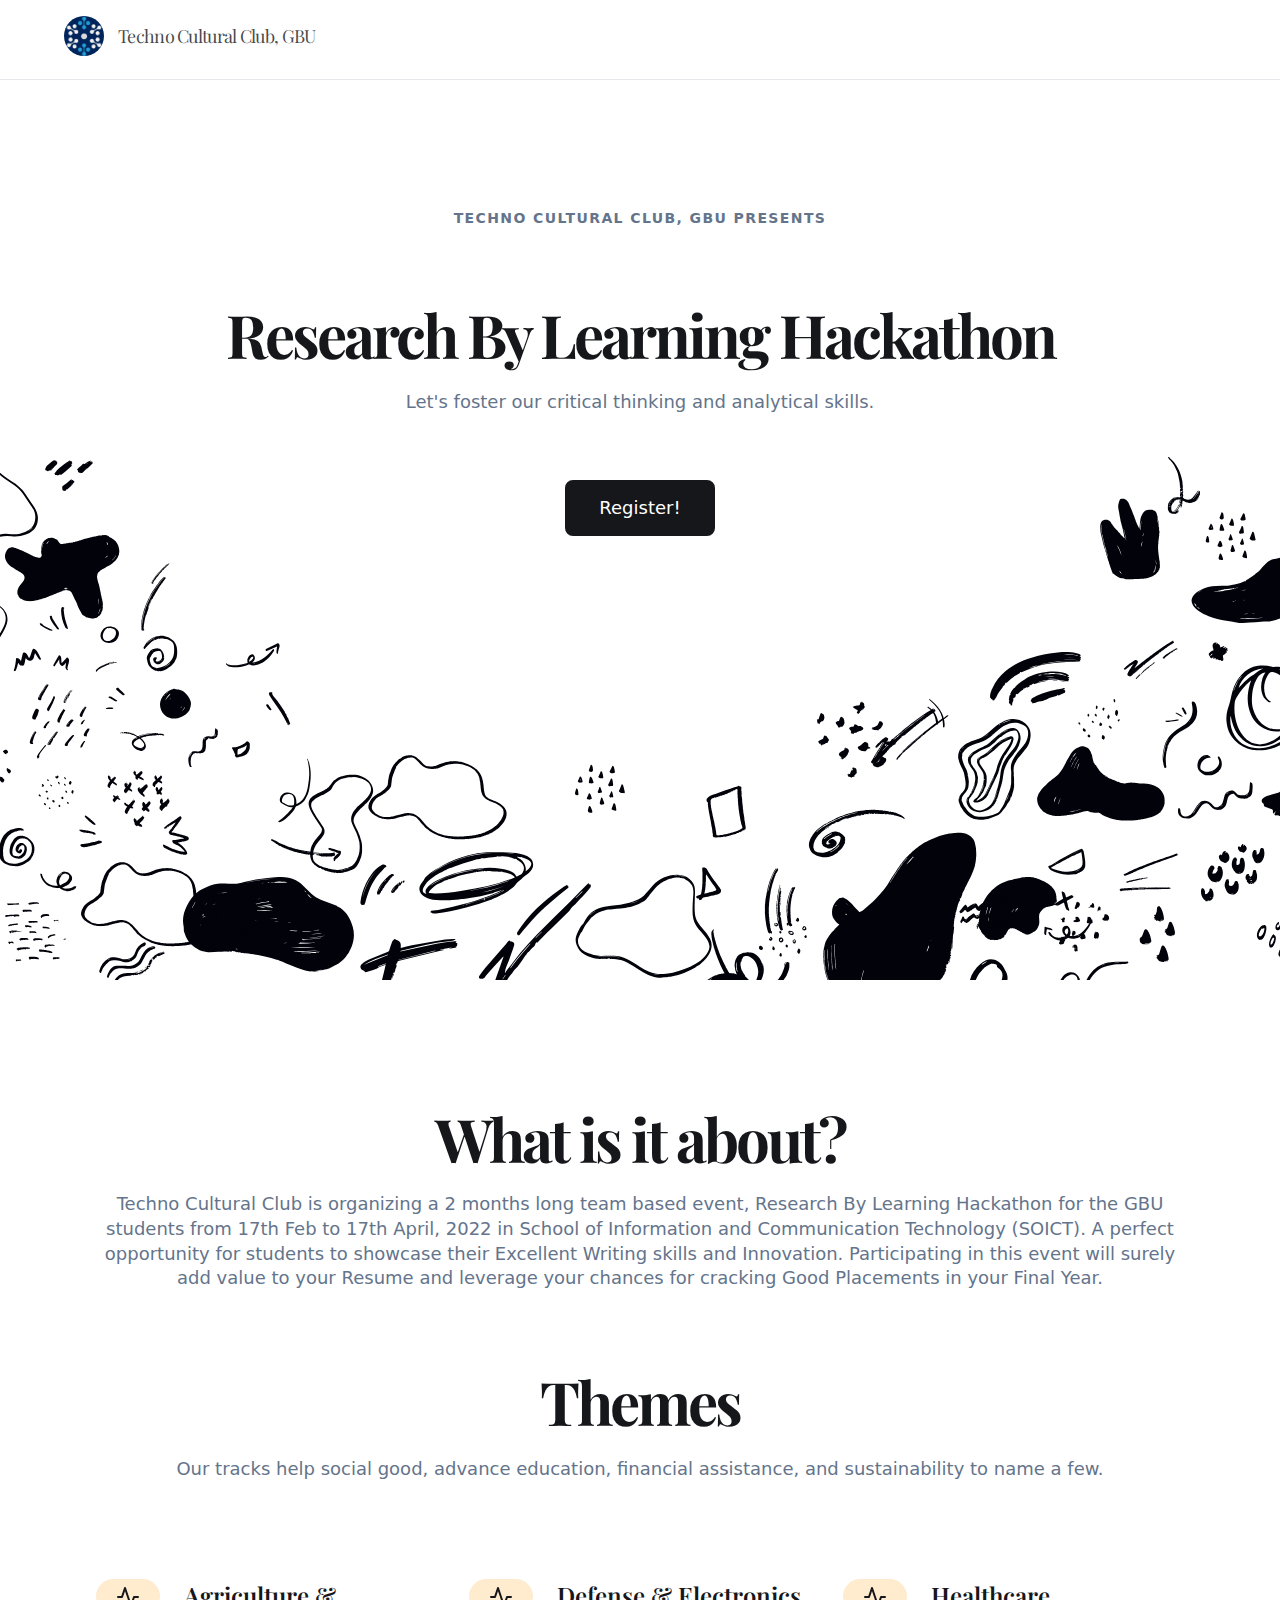
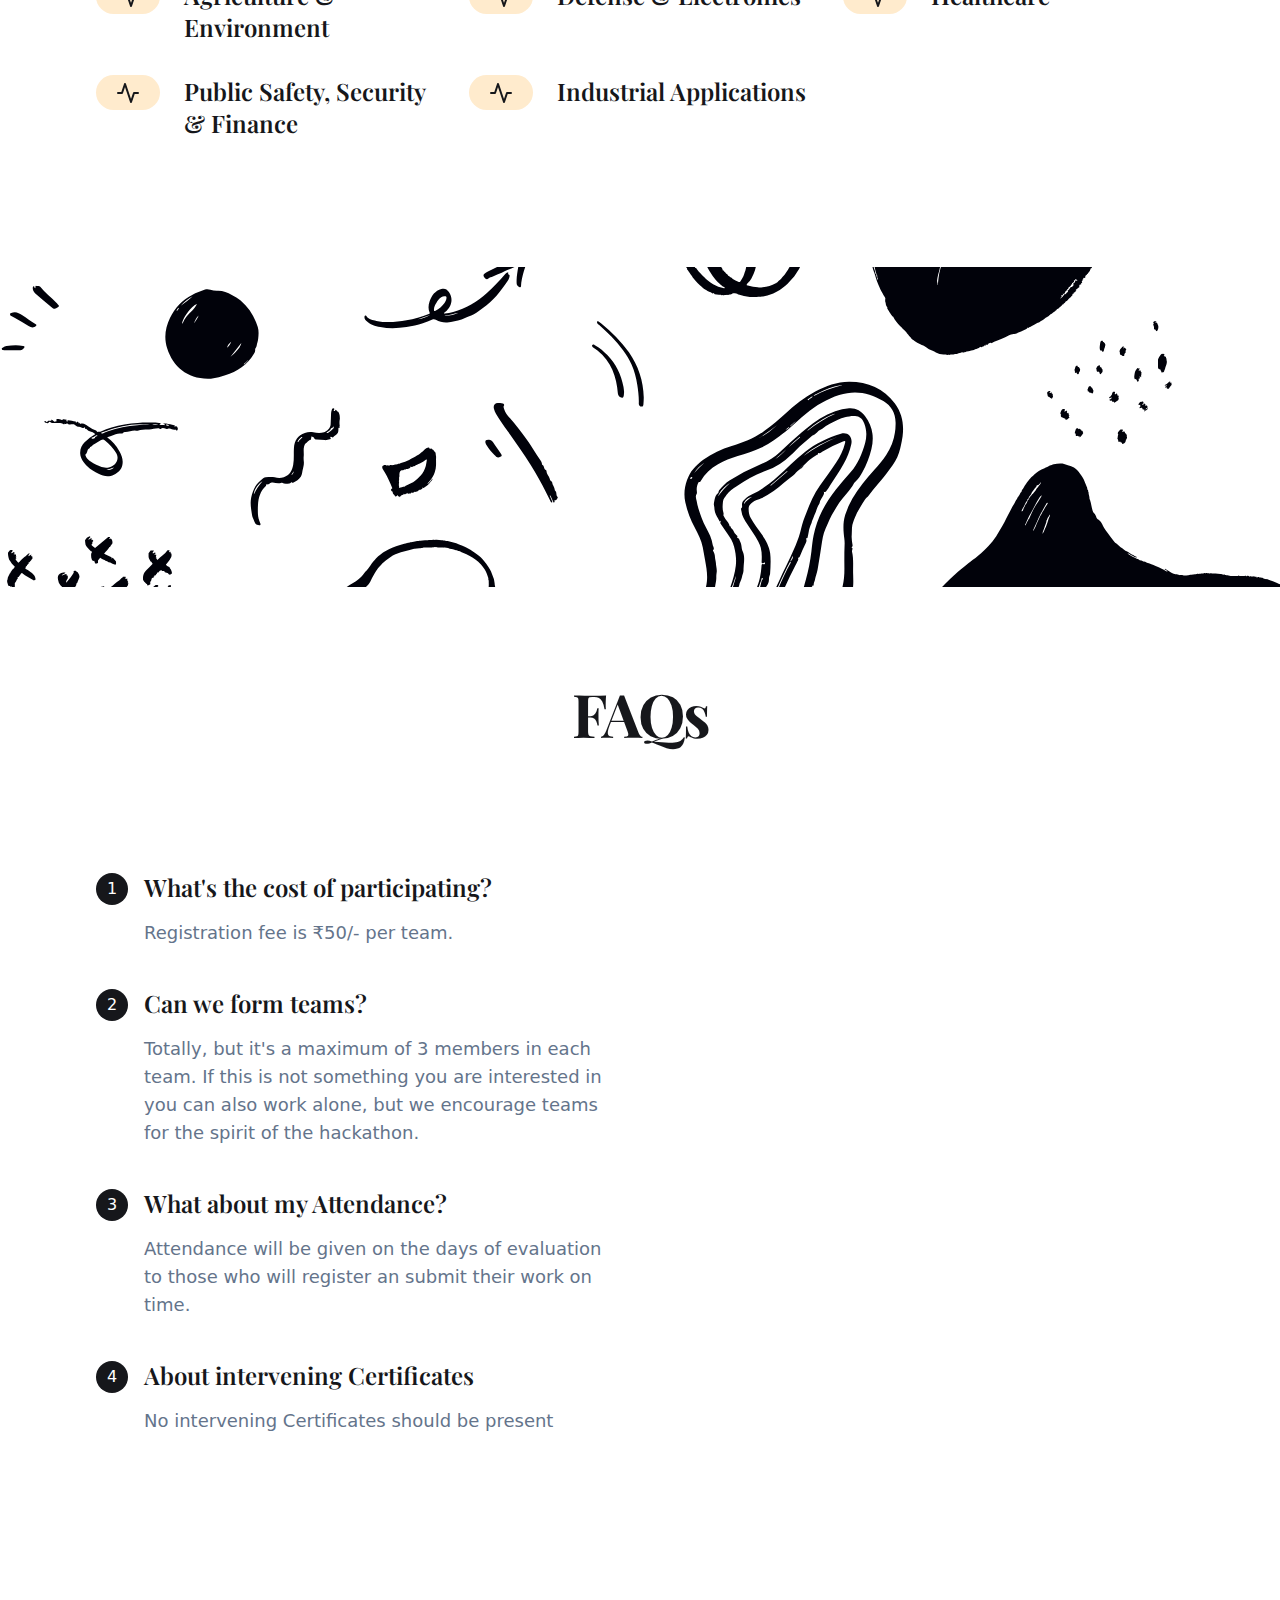
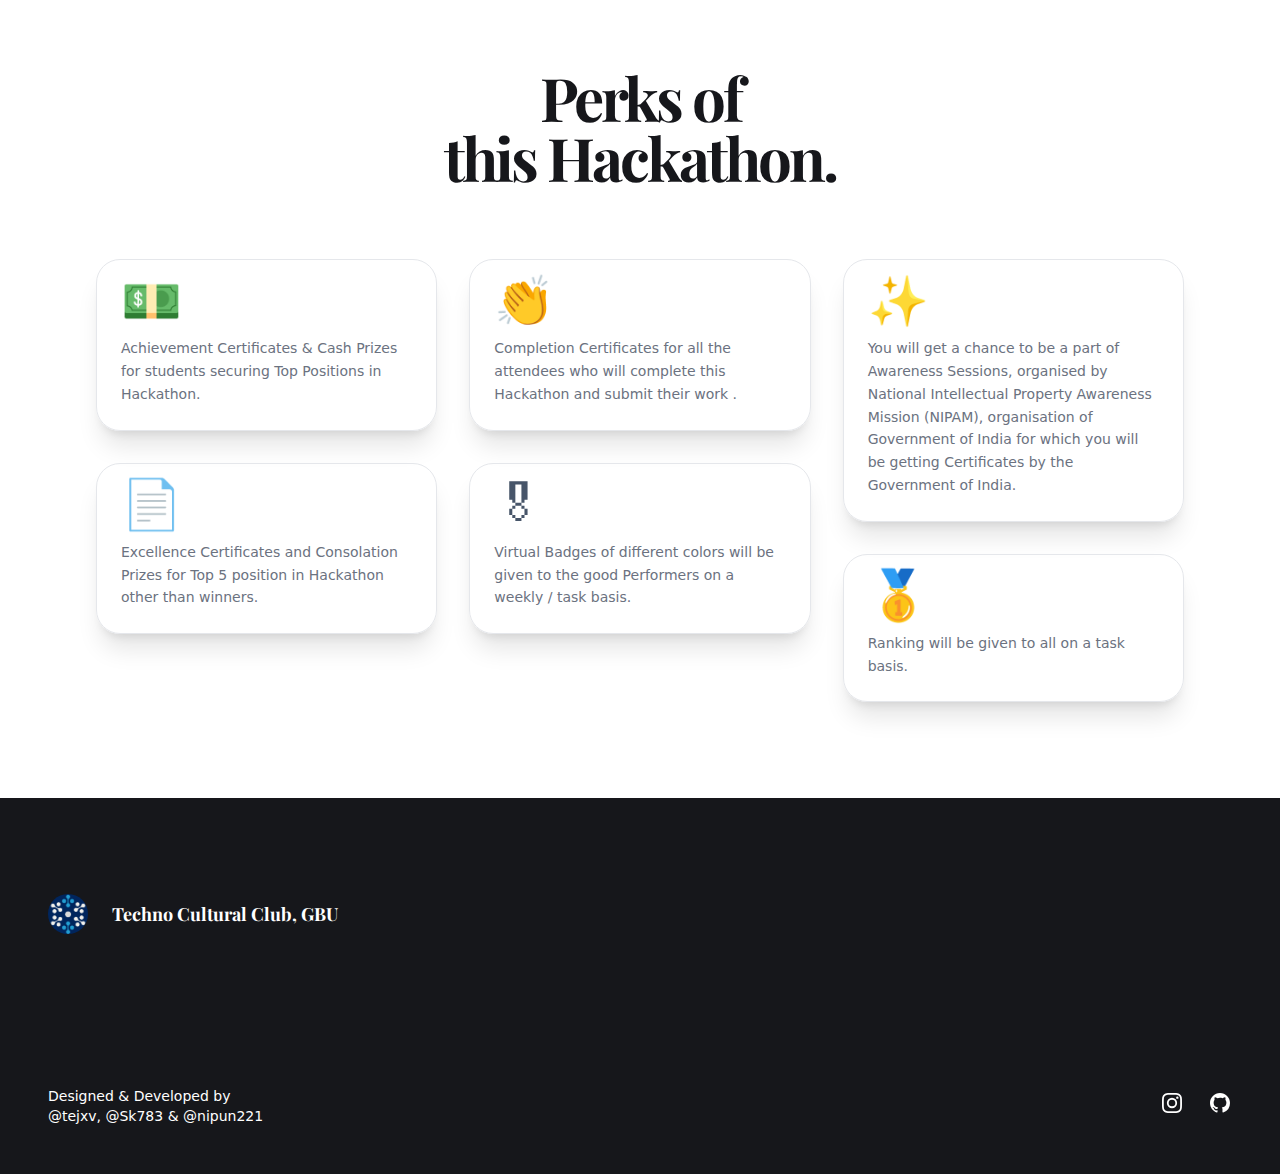
<file: index.html>
<!DOCTYPE html>
<html lang="en-US" class="nd">
  <head>
    <meta charset="UTF-8" />
    <meta http-equiv="X-UA-Compatible" content="IE=edge,chrome=1" />
    <meta name="viewport" content="width=device-width, initial-scale=1" />
    <meta name="apple-mobile-web-app-capable" content="yes" />
    <link rel="preload" as="image" href="/images/2.svg" />
    <link
      rel="stylesheet"
      rel="preload"
      as="style"
      href="styles.css"
      onload="this.onload=null;this.rel='stylesheet'"
    />
    <link
      href="https://fonts.googleapis.com/css2?family=Playfair+Display:wght@400;600;700;800;900&display=swap"
      rel="stylesheet"
      rel="preconnect"
      rel="preload"
      as="style"
    />
    <title>Research By Learning Hackathon | Techno Cultural Club</title>
  </head>
  <body class="ae">
    <section class="xd">
      <div x-data="{ open: false }" class="nb vc ec qe n yi kk fl qk uk ok oj">
        <div class="nb uc zc cd">
          <a href="index.html" class="hi">
            <div class="">
              <span class="ag mg wg yg th vh xh rc ci fh">
                <div class="ob zc">
                  <img src="images/TCC Logo.png" alt="TCC_Logo" class="logo" />
                  <span class="yf cg">Techno Cultural Club, GBU </span>
                </div>
              </span>
            </div>
          </a>
        </div>
      </div>
    </section>
    <section class="h ec tb md le me je ie">
      <div class="a h ec hf lf pf n gl">
        <div class="nb vc ec ib wf jl">
          <strong class="gb ag lg xg og zg">
            Techno Cultural Club, GBU Presents</strong
          >
          <h1 class="db yf zf jg wg yg uj ll">
            <br class="qb bk" />
            Research By Learning Hackathon
          </h1>
          <p class="gb zg cg">
            Let's foster our critical thinking and analytical skills.
          </p>
        </div>
        <div class="nb ec t kc tk">
          <div class="z qd ui">
            <a
              href="https://bit.ly/3J9kxMA"
              class="ob zc hf gf cg bh uh vh xh rc ce wd zd qd fj yj yh ai ii qh ph"
            >
              Register!
            </a>
          </div>
        </div>
      </div>
    </section>
    <section id="v">
      <div class="a ue df n cl">
        <div class="nb vc ec cb wf jl">
          <h2 class="db yf zf jg wg yg uj ll">What is it about?</h2>
          <p class="n cg sg zg">
            Techno Cultural Club is organizing a 2 months long team based event,
            Research By Learning Hackathon for the GBU students from 17th Feb to
            17th April, 2022 in School of Information and Communication
            Technology (SOICT). A perfect opportunity for students to showcase
            their Excellent Writing skills and Innovation. Participating in this
            event will surely add value to your Resume and leverage your chances
            for cracking Good Placements in your Final Year.
          </p>
        </div>
        <div class="nb vc ec cb wf jl">
          <h3 class="db yf zf jg wg yg uj ll">Themes</h3>
          <p class="gb zg cg">
            Our tracks help social good, advance education, financial
            assistance, and sustainability to name a few.
          </p>
        </div>

        <div class="nb wc p eb fb id ti nj">
          <div class="nb qe gk">
            <div class="ob zc bd oc fc ub gb yg od be">
              <svg
                fill="none"
                stroke="currentColor"
                stroke-linecap="round"
                stroke-linejoin="round"
                stroke-width="2"
                class="gc vb"
                viewBox="0 0 24 24"
              >
                <path d="M22 12h-4l-3 9L9 3l-3 9H2"></path>
              </svg>
            </div>
            <div class="pc kf">
              <h3 class="yf fg lg yg">Agriculture & Environment</h3>
            </div>
          </div>
          <div class="nb qe gk">
            <div class="ob zc bd oc fc ub gb yg od be">
              <svg
                fill="none"
                stroke="currentColor"
                stroke-linecap="round"
                stroke-linejoin="round"
                stroke-width="2"
                class="gc vb"
                viewBox="0 0 24 24"
              >
                <path d="M22 12h-4l-3 9L9 3l-3 9H2"></path>
              </svg>
            </div>
            <div class="pc kf">
              <h3 class="yf fg lg yg">Defense & Electronics</h3>
            </div>
          </div>
          <div class="nb qe gk">
            <div class="ob zc bd oc fc ub gb yg od be">
              <svg
                fill="none"
                stroke="currentColor"
                stroke-linecap="round"
                stroke-linejoin="round"
                stroke-width="2"
                class="gc vb"
                viewBox="0 0 24 24"
              >
                <path d="M22 12h-4l-3 9L9 3l-3 9H2"></path>
              </svg>
            </div>
            <div class="pc kf">
              <h3 class="yf fg lg yg">Healthcare</h3>
            </div>
          </div>
          <div class="nb qe gk">
            <div class="ob zc bd oc fc ub gb yg od be">
              <svg
                fill="none"
                stroke="currentColor"
                stroke-linecap="round"
                stroke-linejoin="round"
                stroke-width="2"
                class="gc vb"
                viewBox="0 0 24 24"
              >
                <path d="M22 12h-4l-3 9L9 3l-3 9H2"></path>
              </svg>
            </div>
            <div class="pc kf">
              <h3 class="yf fg lg yg">Public Safety, Security & Finance</h3>
            </div>
          </div>
          <div class="nb qe gk">
            <div class="ob zc bd oc fc ub gb yg od be">
              <svg
                fill="none"
                stroke="currentColor"
                stroke-linecap="round"
                stroke-linejoin="round"
                stroke-width="2"
                class="gc vb"
                viewBox="0 0 24 24"
              >
                <path d="M22 12h-4l-3 9L9 3l-3 9H2"></path>
              </svg>
              </svg>
            </div>
            <div class="pc kf">
              <h3 class="yf fg lg yg">Industrial Applications</h3>
            </div>
          </div>
        </div>
      </div>
    </section>
    <section class="lf md he">
      <div class="a h nb vc zc ue af n cl dl jj">
        <div class="n bb cj">
          <!-- <img class="ne oe n pd dj xj" alt="hero" src="images/Mockup.png" /> -->
        </div>
      </div>
    </section>

    <section id="w">
      <div class="a zc ue ve n cl">
        <div class="nb vc ec db wf jl">
          <h2 class="db yf zf jg wg yg uj ll">FAQs</h2>
        </div>
        <div class="pb wc zc cd ec tc mf n mk">
          <div class="mc">
            <div>
              <ol role="list" class="md">
                <li class="h nf">
                  <div class="h nb xc ni">
                    <div class="nb zc wb">
                      <span class="h l nb zc bd hc xb bh ce od oi"> 1 </span>
                    </div>
                    <span class="nb vc jc hb jd">
                      <h3 class="yf fg lg yg">
                        What's the cost of participating?
                      </h3>
                      <p class="t cg zg">Registration fee is ₹50/- per team.</p>
                    </span>
                  </div>
                </li>
                <li class="h nf">
                  <div class="h nb xc ni" aria-current="step">
                    <div class="nb zc wb">
                      <span class="h l nb zc bd hc xb bh ce od oi"> 2 </span>
                    </div>
                    <span class="nb vc jc hb jd">
                      <h3 class="yf fg lg yg">Can we form teams?</h3>
                      <p class="t cg zg">
                        Totally, but it's a maximum of 3 members in each team.
                        If this is not something you are interested in you can
                        also work alone, but we encourage teams for the spirit
                        of the hackathon.
                      </p>
                    </span>
                  </div>
                </li>
                <li class="h nf">
                  <div class="h nb xc ni">
                    <div class="nb zc wb">
                      <span class="h l nb zc bd hc xb bh ce od oi"> 3 </span>
                    </div>
                    <span class="nb vc jc hb jd">
                      <h3 class="yf fg lg yg">What about my Attendance?</h3>
                      <p class="t cg zg">
                        Attendance will be given on the days of evaluation to
                        those who will register an submit their work on time.
                      </p>
                    </span>
                  </div>
                </li>
                <li class="h nf">
                  <div class="h nb xc ni">
                    <div class="nb zc wb">
                      <span class="h l nb zc bd hc xb bh ce od oi"> 4 </span>
                    </div>
                    <span class="nb vc jc hb jd">
                      <h3 class="yf fg lg yg">
                        About intervening Certificates
                      </h3>
                      <p class="t cg zg">
                        No intervening Certificates should be present
                      </p>
                    </span>
                  </div>
                </li>
              </ol>
            </div>
          </div>
          <div>
            <!-- <img
              class="yb re y qd ej"
              src="images/MockupBlack.png"
              alt="step"
            /> -->
          </div>
        </div>
      </div>
    </section>
    <section class="">
      <div class="a ue ve n cl">
        <div class="nb vc ec ib wf jl">
          <h2 class="db yf zf jg wg yg uj ll">
            Perks of
            <br class="qb bk" />
            this Hackathon.
          </h2>
        </div>
        <div class="nb wc m">
          <div class="ec qe ij">
            <div class="se vd mh sd">
              <a class="ob zc jb">
                <span class="nb vc pc">
                  <span class="bg og ch">💵</span>
                </span>
              </a>
              <p class="ag tg dh">
                Achievement Certificates & Cash Prizes for students securing Top
                Positions in Hackathon.
              </p>
            </div>
            <div class="se kb vd mh sd">
              <a class="ob zc jb">
                <span class="nb vc pc">
                  <span class="bg og ch">📄</span>
                </span>
              </a>
              <p class="ag tg dh">
                Excellence Certificates and Consolation Prizes for Top 5
                position in Hackathon other than winners.
              </p>
            </div>
          </div>
          <div class="ec qe ij">
            <div class="se vd mh sd">
              <a class="ob zc jb">
                <span class="nb vc pc">
                  <span class="bg og ch">👏</span>
                </span>
              </a>
              <p class="ag tg dh">
                Completion Certificates for all the attendees who will complete
                this Hackathon and submit their work .
              </p>
            </div>
            <div class="se kb vd mh sd">
              <a class="ob zc jb">
                <span class="nb vc pc">
                  <span class="bg og ch">🎖</span>
                </span>
              </a>
              <p class="ag tg dh">
                Virtual Badges of different colors will be given to the good
                Performers on a weekly / task basis.
              </p>
            </div>
          </div>
          <div class="ec qe ij">
            <div class="se vd mh sd">
              <a class="ob zc jb">
                <span class="nb vc pc">
                  <span class="bg og ch">✨</span>
                </span>
              </a>
              <p class="ag tg dh">
                You will get a chance to be a part of Awareness Sessions,
                organised by National Intellectual Property Awareness Mission
                (NIPAM), organisation of Government of India for which you will
                be getting Certificates by the Government of India.
              </p>
            </div>
            <div class="se kb vd mh sd">
              <a class="ob zc jb">
                <span class="nb vc pc">
                  <span class="bg og ch">🥇</span>
                </span>
              </a>
              <p class="ag tg dh">
                Ranking will be given to all on a task basis.
              </p>
            </div>
          </div>
        </div>
      </div>
    </section>

    <script>
      function myFunction() {
        var x = document.querySelectorAll(".annual");
        var y = document.querySelectorAll(".month");
        for (var i = 0; i < x.length; i++) {
          if (document.getElementById("toggle").checked == true) {
            x[i].classList.add("hidden");
            y[i].classList.remove("hidden");
          } else {
            x[i].classList.remove("hidden");
            y[i].classList.add("hidden");
          }
        }
      }
    </script>
    <footer class="ce" aria-labelledby="footer-heading">
      <h2 id="fb" class="f">Footer</h2>
      <div class="bf cf n kc yi el dl">
        <div class="bd xf il rk">
          <div class="">
            <span class="cg jg bh kl"
              ><div class="ob zc">
                <img src="images/TCC Logo.png" alt="TCC_Logo" class="logo" />
                <span class="yf cg">Techno Cultural Club, GBU</span>
              </div>
            </span>
          </div>
        </div>
      </div>
    </footer>

    <footer class="ce">
      <div class="ue cf n kc yi gj lj mj el">
        <div class="nb bd s kd zi cj">
          <a href="index.html#" class="bh bi">
            <span class="f">Instagram</span>
            <svg
              class="gc vb"
              fill="currentColor"
              viewBox="0 0 24 24"
              aria-hidden="true"
            >
              <path
                fill-rule="evenodd"
                d="M12.315 2c2.43 0 2.784.013 3.808.06 1.064.049 1.791.218 2.427.465a4.902 4.902 0 011.772 1.153 4.902 4.902 0 011.153 1.772c.247.636.416 1.363.465 2.427.048 1.067.06 1.407.06 4.123v.08c0 2.643-.012 2.987-.06 4.043-.049 1.064-.218 1.791-.465 2.427a4.902 4.902 0 01-1.153 1.772 4.902 4.902 0 01-1.772 1.153c-.636.247-1.363.416-2.427.465-1.067.048-1.407.06-4.123.06h-.08c-2.643 0-2.987-.012-4.043-.06-1.064-.049-1.791-.218-2.427-.465a4.902 4.902 0 01-1.772-1.153 4.902 4.902 0 01-1.153-1.772c-.247-.636-.416-1.363-.465-2.427-.047-1.024-.06-1.379-.06-3.808v-.63c0-2.43.013-2.784.06-3.808.049-1.064.218-1.791.465-2.427a4.902 4.902 0 011.153-1.772A4.902 4.902 0 015.45 2.525c.636-.247 1.363-.416 2.427-.465C8.901 2.013 9.256 2 11.685 2h.63zm-.081 1.802h-.468c-2.456 0-2.784.011-3.807.058-.975.045-1.504.207-1.857.344-.467.182-.8.398-1.15.748-.35.35-.566.683-.748 1.15-.137.353-.3.882-.344 1.857-.047 1.023-.058 1.351-.058 3.807v.468c0 2.456.011 2.784.058 3.807.045.975.207 1.504.344 1.857.182.466.399.8.748 1.15.35.35.683.566 1.15.748.353.137.882.3 1.857.344 1.054.048 1.37.058 4.041.058h.08c2.597 0 2.917-.01 3.96-.058.976-.045 1.505-.207 1.858-.344.466-.182.8-.398 1.15-.748.35-.35.566-.683.748-1.15.137-.353.3-.882.344-1.857.048-1.055.058-1.37.058-4.041v-.08c0-2.597-.01-2.917-.058-3.96-.045-.976-.207-1.505-.344-1.858a3.097 3.097 0 00-.748-1.15 3.098 3.098 0 00-1.15-.748c-.353-.137-.882-.3-1.857-.344-1.023-.047-1.351-.058-3.807-.058zM12 6.865a5.135 5.135 0 110 10.27 5.135 5.135 0 010-10.27zm0 1.802a3.333 3.333 0 100 6.666 3.333 3.333 0 000-6.666zm5.338-3.205a1.2 1.2 0 110 2.4 1.2 1.2 0 010-2.4z"
                clip-rule="evenodd"
              ></path>
            </svg>
          </a>

          <a href="index.html#" class="bh bi">
            <span class="f">GitHub</span>
            <svg
              class="gc vb"
              fill="currentColor"
              viewBox="0 0 24 24"
              aria-hidden="true"
            >
              <path
                fill-rule="evenodd"
                d="M12 2C6.477 2 2 6.484 2 12.017c0 4.425 2.865 8.18 6.839 9.504.5.092.682-.217.682-.483 0-.237-.008-.868-.013-1.703-2.782.605-3.369-1.343-3.369-1.343-.454-1.158-1.11-1.466-1.11-1.466-.908-.62.069-.608.069-.608 1.003.07 1.531 1.032 1.531 1.032.892 1.53 2.341 1.088 2.91.832.092-.647.35-1.088.636-1.338-2.22-.253-4.555-1.113-4.555-4.951 0-1.093.39-1.988 1.029-2.688-.103-.253-.446-1.272.098-2.65 0 0 .84-.27 2.75 1.026A9.564 9.564 0 0112 6.844c.85.004 1.705.115 2.504.337 1.909-1.296 2.747-1.027 2.747-1.027.546 1.379.202 2.398.1 2.651.64.7 1.028 1.595 1.028 2.688 0 3.848-2.339 4.695-4.566 4.943.359.309.678.92.678 1.855 0 1.338-.012 2.419-.012 2.747 0 .268.18.58.688.482A10.019 10.019 0 0022 12.017C22 6.484 17.522 2 12 2z"
                clip-rule="evenodd"
              ></path>
            </svg>
          </a>
        </div>

        <div class="v ej aj">
          <p class="ag wf bh">
            <span x-text="new Date().getFullYear()"></span>
            Designed & Developed by <br>
            <a href="https://github.com/tejxv/" class="bh bi">@tejxv</a>, <a href="https://github.com/Sk783" class="bh bi">@Sk783</a> & <a href="https://github.com/nipun221" class="bh bi">@nipun221</a>
          </p>
        </div>
      </div>
    </footer>
  </body>
</html>
</file>
<file: styles.css>
@import url("https://rsms.me/inter/inter.css");
*,
:after,
:before {
  border: 0 solid;
  box-sizing: border-box;
}
:after,
:before {
  --tw-content: "";
}
html {
  -webkit-text-size-adjust: 100%;
  font-family: Inter, system-ui, -apple-system, BlinkMacSystemFont, Segoe UI,
    Roboto, Helvetica Neue, Arial, Noto Sans, sans-serif, Apple Color Emoji,
    Segoe UI Emoji, Segoe UI Symbol;
  line-height: 1.5;
  -moz-tab-size: 4;
  -o-tab-size: 4;
  tab-size: 4;
}
body {
  line-height: inherit;
  margin: 0;
}
h1,
h2,
h3,
h4,
h5,
h6 {
  font-size: inherit;
  font-weight: inherit;
}
a {
  color: inherit;
  text-decoration: inherit;
}
b,
strong {
  font-weight: bolder;
}
[type="button"],
[type="reset"],
[type="submit"] {
  -webkit-appearance: button;
  background-color: transparent;
  background-image: none;
}
:-moz-focusring {
  outline: auto;
}
:-moz-ui-invalid {
  box-shadow: none;
}
::-webkit-inner-spin-button,
::-webkit-outer-spin-button {
  height: auto;
}
[type="search"] {
  -webkit-appearance: textfield;
  outline-offset: -2px;
}
::-webkit-search-decoration {
  -webkit-appearance: none;
}
::-webkit-file-upload-button {
  -webkit-appearance: button;
  font: inherit;
}
dl,
h1,
h2,
h3,
h4,
h5,
h6,
p {
  margin: 0;
}
ol {
  list-style: none;
  margin: 0;
  padding: 0;
}
[role="button"] {
  cursor: pointer;
}
:disabled {
  cursor: default;
}

[type="checkbox"]:indeterminate {
  background-color: currentColor;
  background-image: url("data:image/svg+xml;charset=utf-8,%3Csvg xmlns='http://www.w3.org/2000/svg' fill='none' viewBox='0 0 16 16'%3E%3Cpath stroke='%23fff' stroke-linecap='round' stroke-linejoin='round' stroke-width='2' d='M4 8h8'/%3E%3C/svg%3E");
  background-position: 50%;
  background-repeat: no-repeat;
  background-size: 100% 100%;
  border-color: transparent;
}
[type="checkbox"]:indeterminate:focus,
[type="checkbox"]:indeterminate:hover {
  background-color: currentColor;
  border-color: transparent;
}
[type="file"] {
  background: unset;
  border-color: inherit;
  border-radius: 0;
  border-width: 0;
  font-size: unset;
  line-height: inherit;
  padding: 0;
}
[type="file"]:focus {
  outline: 1px auto -webkit-focus-ring-color;
}
*,
:after,
:before {
  --tw-translate-x: 0;
  --tw-translate-y: 0;
  --tw-rotate: 0;
  --tw-skew-x: 0;
  --tw-skew-y: 0;
  --tw-scale-x: 1;
  --tw-scale-y: 1;
  --tw-transform: translateX(var(--tw-translate-x))
    translateY(var(--tw-translate-y)) rotate(var(--tw-rotate))
    skewX(var(--tw-skew-x)) skewY(var(--tw-skew-y)) scaleX(var(--tw-scale-x))
    scaleY(var(--tw-scale-y));
  --tw-border-opacity: 1;
  --tw-ring-inset: var(--tw-empty);
  --tw-ring-offset-width: 0px;
  --tw-ring-offset-color: #fff;
  --tw-ring-color: rgba(59, 130, 246, 0.5);
  --tw-ring-offset-shadow: 0 0 #0000;
  --tw-ring-shadow: 0 0 #0000;
  --tw-shadow: 0 0 #0000;
  --tw-shadow-colored: 0 0 #0000;
  --tw-backdrop-blur: var(--tw-empty);
  --tw-backdrop-brightness: var(--tw-empty);
  --tw-backdrop-contrast: var(--tw-empty);
  --tw-backdrop-grayscale: var(--tw-empty);
  --tw-backdrop-hue-rotate: var(--tw-empty);
  --tw-backdrop-invert: var(--tw-empty);
  --tw-backdrop-opacity: var(--tw-empty);
  --tw-backdrop-saturate: var(--tw-empty);
  --tw-backdrop-sepia: var(--tw-empty);
  --tw-backdrop-filter: var(--tw-backdrop-blur) var(--tw-backdrop-brightness)
    var(--tw-backdrop-contrast) var(--tw-backdrop-grayscale)
    var(--tw-backdrop-hue-rotate) var(--tw-backdrop-invert)
    var(--tw-backdrop-opacity) var(--tw-backdrop-saturate)
    var(--tw-backdrop-sepia);
  border-color: rgb(229 231 235 / var(--tw-border-opacity));
}
.a {
  width: 100%;
}
@media (min-width: 640px) {
  .a {
    max-width: 640px;
  }
}
@media (min-width: 768px) {
  .a {
    max-width: 768px;
  }
}
@media (min-width: 1024px) {
  .a {
    max-width: 1024px;
  }
}
@media (min-width: 1280px) {
  .a {
    max-width: 1280px;
  }
}
@media (min-width: 1536px) {
  .a {
    max-width: 1536px;
  }
}
.b {
  color: var(--tw-prose-body);
  max-width: 65ch;
}
.b :where([class~="lead"]):not(:where([class~="not-prose"]*)) {
  color: var(--tw-prose-lead);
  font-size: 1.25em;
  line-height: 1.6;
  margin-bottom: 1.2em;
  margin-top: 1.2em;
}
.b :where(a):not(:where([class~="not-prose"]*)) {
  color: var(--tw-prose-links);
  font-weight: 500;
  text-decoration: underline;
}
.b :where(strong):not(:where([class~="not-prose"]*)) {
  color: var(--tw-prose-bold);
  font-weight: 600;
}
.b :where(ol):not(:where([class~="not-prose"]*)) {
  list-style-type: decimal;
  padding-left: 1.625em;
}
.b :where(ol[type="A"]):not(:where([class~="not-prose"]*)) {
  list-style-type: upper-alpha;
}
.b :where(ol[type="a"]):not(:where([class~="not-prose"]*)) {
  list-style-type: lower-alpha;
}
.b :where(ol[type="As"]):not(:where([class~="not-prose"]*)) {
  list-style-type: upper-alpha;
}
.b :where(ol[type="as"]):not(:where([class~="not-prose"]*)) {
  list-style-type: lower-alpha;
}
.b :where(ol[type="I"]):not(:where([class~="not-prose"]*)) {
  list-style-type: upper-roman;
}
.b :where(ol[type="i"]):not(:where([class~="not-prose"]*)) {
  list-style-type: lower-roman;
}
.b :where(ol[type="Is"]):not(:where([class~="not-prose"]*)) {
  list-style-type: upper-roman;
}
.b :where(ol[type="is"]):not(:where([class~="not-prose"]*)) {
  list-style-type: lower-roman;
}
.b :where(ol[type="1"]):not(:where([class~="not-prose"]*)) {
  list-style-type: decimal;
}
.b :where(ul):not(:where([class~="not-prose"]*)) {
  list-style-type: disc;
  padding-left: 1.625em;
}
.b :where(ol > li):not(:where([class~="not-prose"]*))::marker {
  color: var(--tw-prose-counters);
  font-weight: 400;
}
.b :where(ul > li):not(:where([class~="not-prose"]*))::marker {
  color: var(--tw-prose-bullets);
}
.b :where(hr):not(:where([class~="not-prose"]*)) {
  border-color: var(--tw-prose-hr);
  border-top-width: 1px;
  margin-bottom: 3em;
  margin-top: 3em;
}
.b :where(blockquote):not(:where([class~="not-prose"]*)) {
  border-left-color: var(--tw-prose-quote-borders);
  border-left-width: 0.25rem;
  color: var(--tw-prose-quotes);
  font-style: italic;
  font-weight: 500;
  margin-bottom: 1.6em;
  margin-top: 1.6em;
  padding-left: 1em;
  quotes: "\201C""\201D""\2018""\2019";
}
.b :where(blockquotep:first-of-type):not(:where([class~="not-prose"]*)):before {
  content: open-quote;
}
.b :where(blockquotep:last-of-type):not(:where([class~="not-prose"]*)):after {
  content: close-quote;
}
.b :where(h1):not(:where([class~="not-prose"]*)) {
  color: var(--tw-prose-headings);
  font-size: 2.25em;
  font-weight: 800;
  line-height: 1.1111111;
  margin-bottom: 0.8888889em;
  margin-top: 0;
}
.b :where(h1strong):not(:where([class~="not-prose"]*)) {
  font-weight: 900;
}
.b :where(h2):not(:where([class~="not-prose"]*)) {
  color: var(--tw-prose-headings);
  font-size: 1.5em;
  font-weight: 700;
  line-height: 1.3333333;
  margin-bottom: 1em;
  margin-top: 2em;
}
.b :where(h2strong):not(:where([class~="not-prose"]*)) {
  font-weight: 800;
}
.b :where(h3):not(:where([class~="not-prose"]*)) {
  color: var(--tw-prose-headings);
  font-size: 1.25em;
  font-weight: 600;
  line-height: 1.6;
  margin-bottom: 0.6em;
  margin-top: 1.6em;
}
.b :where(h3strong):not(:where([class~="not-prose"]*)) {
  font-weight: 700;
}
.b :where(h4):not(:where([class~="not-prose"]*)) {
  color: var(--tw-prose-headings);
  font-weight: 600;
  line-height: 1.5;
  margin-bottom: 0.5em;
  margin-top: 1.5em;
}
.b :where(h4strong):not(:where([class~="not-prose"]*)) {
  font-weight: 700;
}
.b :where(figure > *):not(:where([class~="not-prose"]*)) {
  margin-bottom: 0;
  margin-top: 0;
}
.b :where(figcaption):not(:where([class~="not-prose"]*)) {
  color: var(--tw-prose-captions);
  font-size: 0.875em;
  line-height: 1.4285714;
  margin-top: 0.8571429em;
}
.b :where(code):not(:where([class~="not-prose"]*)) {
  color: var(--tw-prose-code);
  font-size: 0.875em;
  font-weight: 600;
}
.b :where(code):not(:where([class~="not-prose"]*)):before {
  content: "`";
}
.b :where(code):not(:where([class~="not-prose"]*)):after {
  content: "`";
}
.b :where(pre):not(:where([class~="not-prose"]*)) {
  background-color: var(--tw-prose-pre-bg);
  border-radius: 0.375rem;
  color: var(--tw-prose-pre-code);
  font-size: 0.875em;
  font-weight: 400;
  line-height: 1.7142857;
  margin-bottom: 1.7142857em;
  margin-top: 1.7142857em;
  overflow-x: auto;
  padding: 0.8571429em 1.1428571em;
}
.b :where(table):not(:where([class~="not-prose"]*)) {
  font-size: 0.875em;
  line-height: 1.7142857;
  margin-bottom: 2em;
  margin-top: 2em;
  table-layout: auto;
  text-align: left;
  width: 100%;
}
.b :where(thead):not(:where([class~="not-prose"]*)) {
  border-bottom-color: var(--tw-prose-th-borders);
  border-bottom-width: 1px;
}
.b :where(theadth):not(:where([class~="not-prose"]*)) {
  color: var(--tw-prose-headings);
  font-weight: 600;
  padding-bottom: 0.5714286em;
  padding-left: 0.5714286em;
  padding-right: 0.5714286em;
  vertical-align: bottom;
}
.b :where(tbodytd):not(:where([class~="not-prose"]*)) {
  padding: 0.5714286em;
  vertical-align: baseline;
}
.b {
  --tw-prose-body: #374151;
  --tw-prose-headings: #111827;
  --tw-prose-lead: #4b5563;
  --tw-prose-links: #111827;
  --tw-prose-bold: #111827;
  --tw-prose-counters: #6b7280;
  --tw-prose-bullets: #d1d5db;
  --tw-prose-hr: #e5e7eb;
  --tw-prose-quotes: #111827;
  --tw-prose-quote-borders: #e5e7eb;
  --tw-prose-captions: #6b7280;
  --tw-prose-code: #111827;
  --tw-prose-pre-code: #e5e7eb;
  --tw-prose-pre-bg: #1f2937;
  --tw-prose-th-borders: #d1d5db;
  --tw-prose-td-borders: #e5e7eb;
  --tw-prose-invert-body: #d1d5db;
  --tw-prose-invert-headings: #fff;
  --tw-prose-invert-lead: #9ca3af;
  --tw-prose-invert-links: #fff;
  --tw-prose-invert-bold: #fff;
  --tw-prose-invert-counters: #9ca3af;
  --tw-prose-invert-bullets: #4b5563;
  --tw-prose-invert-hr: #374151;
  --tw-prose-invert-quotes: #f3f4f6;
  --tw-prose-invert-quote-borders: #374151;
  --tw-prose-invert-captions: #9ca3af;
  --tw-prose-invert-code: #fff;
  --tw-prose-invert-pre-code: #d1d5db;
  --tw-prose-invert-pre-bg: rgba(0, 0, 0, 0.5);
  --tw-prose-invert-th-borders: #4b5563;
  --tw-prose-invert-td-borders: #374151;
  font-size: 1rem;
  line-height: 1.75;
}
.b :where(p):not(:where([class~="not-prose"]*)) {
  margin-bottom: 1.25em;
  margin-top: 1.25em;
}
.b :where(img):not(:where([class~="not-prose"]*)) {
  margin-bottom: 2em;
  margin-top: 2em;
}
.b :where(video):not(:where([class~="not-prose"]*)) {
  margin-bottom: 2em;
  margin-top: 2em;
}
.b :where(figure):not(:where([class~="not-prose"]*)) {
  margin-bottom: 2em;
  margin-top: 2em;
}
.b :where(li):not(:where([class~="not-prose"]*)) {
  margin-bottom: 0.5em;
  margin-top: 0.5em;
}
.b :where(ol > li):not(:where([class~="not-prose"]*)) {
  padding-left: 0.375em;
}
.b :where(ul > li):not(:where([class~="not-prose"]*)) {
  padding-left: 0.375em;
}
.b > :where(ul > li > :first-child):not(:where([class~="not-prose"]*)) {
  margin-top: 1.25em;
}
.b > :where(ul > li > :last-child):not(:where([class~="not-prose"]*)) {
  margin-bottom: 1.25em;
}
.b > :where(ol > li > :first-child):not(:where([class~="not-prose"]*)) {
  margin-top: 1.25em;
}
.b > :where(ol > li > :last-child):not(:where([class~="not-prose"]*)) {
  margin-bottom: 1.25em;
}
.b :where(hr + *):not(:where([class~="not-prose"]*)) {
  margin-top: 0;
}
.b :where(h2 + *):not(:where([class~="not-prose"]*)) {
  margin-top: 0;
}
.b :where(h3 + *):not(:where([class~="not-prose"]*)) {
  margin-top: 0;
}
.b :where(h4 + *):not(:where([class~="not-prose"]*)) {
  margin-top: 0;
}
.b :where(theadth:first-child):not(:where([class~="not-prose"]*)) {
  padding-left: 0;
}
.b :where(theadth:last-child):not(:where([class~="not-prose"]*)) {
  padding-right: 0;
}
.b :where(tbodytd:first-child):not(:where([class~="not-prose"]*)) {
  padding-left: 0;
}
.b :where(tbodytd:last-child):not(:where([class~="not-prose"]*)) {
  padding-right: 0;
}
.b > :where(:first-child):not(:where([class~="not-prose"]*)) {
  margin-top: 0;
}
.b > :where(:last-child):not(:where([class~="not-prose"]*)) {
  margin-bottom: 0;
}
.c {
  font-size: 1.125rem;
  line-height: 1.7777778;
}
.c :where(p):not(:where([class~="not-prose"]*)) {
  margin-bottom: 1.3333333em;
  margin-top: 1.3333333em;
}
.c :where([class~="lead"]):not(:where([class~="not-prose"]*)) {
  font-size: 1.2222222em;
  line-height: 1.4545455;
  margin-bottom: 1.0909091em;
  margin-top: 1.0909091em;
}
.c :where(blockquote):not(:where([class~="not-prose"]*)) {
  margin-bottom: 1.6666667em;
  margin-top: 1.6666667em;
  padding-left: 1em;
}
.c :where(h1):not(:where([class~="not-prose"]*)) {
  font-size: 2.6666667em;
  line-height: 1;
  margin-bottom: 0.8333333em;
  margin-top: 0;
}
.c :where(h2):not(:where([class~="not-prose"]*)) {
  font-size: 1.6666667em;
  line-height: 1.3333333;
  margin-bottom: 1.0666667em;
  margin-top: 1.8666667em;
}
.c :where(h3):not(:where([class~="not-prose"]*)) {
  font-size: 1.3333333em;
  line-height: 1.5;
  margin-bottom: 0.6666667em;
  margin-top: 1.6666667em;
}
.c :where(h4):not(:where([class~="not-prose"]*)) {
  line-height: 1.5555556;
  margin-bottom: 0.4444444em;
  margin-top: 1.7777778em;
}
.c :where(img):not(:where([class~="not-prose"]*)) {
  margin-bottom: 1.7777778em;
  margin-top: 1.7777778em;
}
.c :where(video):not(:where([class~="not-prose"]*)) {
  margin-bottom: 1.7777778em;
  margin-top: 1.7777778em;
}
.c :where(figure):not(:where([class~="not-prose"]*)) {
  margin-bottom: 1.7777778em;
  margin-top: 1.7777778em;
}
.c :where(figure > *):not(:where([class~="not-prose"]*)) {
  margin-bottom: 0;
  margin-top: 0;
}
.c :where(figcaption):not(:where([class~="not-prose"]*)) {
  font-size: 0.8888889em;
  line-height: 1.5;
  margin-top: 1em;
}
.c :where(code):not(:where([class~="not-prose"]*)) {
  font-size: 0.8888889em;
}
.c :where(pre):not(:where([class~="not-prose"]*)) {
  border-radius: 0.375rem;
  font-size: 0.8888889em;
  line-height: 1.75;
  margin-bottom: 2em;
  margin-top: 2em;
  padding: 1em 1.5em;
}
.c :where(ol):not(:where([class~="not-prose"]*)) {
  padding-left: 1.5555556em;
}
.c :where(ul):not(:where([class~="not-prose"]*)) {
  padding-left: 1.5555556em;
}
.c :where(li):not(:where([class~="not-prose"]*)) {
  margin-bottom: 0.6666667em;
  margin-top: 0.6666667em;
}
.c :where(ol > li):not(:where([class~="not-prose"]*)) {
  padding-left: 0.4444444em;
}
.c :where(ul > li):not(:where([class~="not-prose"]*)) {
  padding-left: 0.4444444em;
}
.c > :where(ul > li > :first-child):not(:where([class~="not-prose"]*)) {
  margin-top: 1.3333333em;
}
.c > :where(ul > li > :last-child):not(:where([class~="not-prose"]*)) {
  margin-bottom: 1.3333333em;
}
.c > :where(ol > li > :first-child):not(:where([class~="not-prose"]*)) {
  margin-top: 1.3333333em;
}
.c > :where(ol > li > :last-child):not(:where([class~="not-prose"]*)) {
  margin-bottom: 1.3333333em;
}
.c :where(hr):not(:where([class~="not-prose"]*)) {
  margin-bottom: 3.1111111em;
  margin-top: 3.1111111em;
}
.c :where(hr + *):not(:where([class~="not-prose"]*)) {
  margin-top: 0;
}
.c :where(h2 + *):not(:where([class~="not-prose"]*)) {
  margin-top: 0;
}
.c :where(h3 + *):not(:where([class~="not-prose"]*)) {
  margin-top: 0;
}
.c :where(h4 + *):not(:where([class~="not-prose"]*)) {
  margin-top: 0;
}
.c :where(table):not(:where([class~="not-prose"]*)) {
  font-size: 0.8888889em;
  line-height: 1.5;
}
.c :where(theadth):not(:where([class~="not-prose"]*)) {
  padding-bottom: 0.75em;
  padding-left: 0.75em;
  padding-right: 0.75em;
}
.c :where(theadth:first-child):not(:where([class~="not-prose"]*)) {
  padding-left: 0;
}
.c :where(theadth:last-child):not(:where([class~="not-prose"]*)) {
  padding-right: 0;
}
.c :where(tbodytd):not(:where([class~="not-prose"]*)) {
  padding: 0.75em;
}
.c :where(tbodytd:first-child):not(:where([class~="not-prose"]*)) {
  padding-left: 0;
}
.c :where(tbodytd:last-child):not(:where([class~="not-prose"]*)) {
  padding-right: 0;
}
.c > :where(:first-child):not(:where([class~="not-prose"]*)) {
  margin-top: 0;
}
.c > :where(:last-child):not(:where([class~="not-prose"]*)) {
  margin-bottom: 0;
}
.d {
  --tw-prose-links: #2563eb;
  --tw-prose-invert-links: #3b82f6;
}
.e {
  --tw-prose-links: #4f46e5;
  --tw-prose-invert-links: #6366f1;
}
.f {
  clip: rect(0, 0, 0, 0);
  border-width: 0;
  height: 1px;
  margin: -1px;
  overflow: hidden;
  padding: 0;
  position: absolute;
  white-space: nowrap;
  width: 1px;
}
.g {
  position: absolute;
}
.h {
  position: relative;
}
.i {
  bottom: 0;
  top: 0;
}
.j {
  left: 0;
}
.k {
  z-index: 0;
}
.l {
  z-index: 10;
}
.m {
  margin: -1rem;
}
.n {
  margin-left: auto;
  margin-right: auto;
}
.o {
  margin-bottom: 3rem;
  margin-top: 3rem;
}
.p {
  margin-left: -1rem;
  margin-right: -1rem;
}
.q {
  margin-bottom: 2rem;
  margin-top: 2rem;
}
.r {
  margin-left: 0.75rem;
  margin-right: 0.75rem;
}
.s {
  margin-bottom: 2rem;
}
.t {
  margin-top: 1.5rem;
}
.u {
  margin-left: 0.75rem;
}
.v {
  margin-top: 2rem;
}
.w {
  margin-right: 0.5rem;
}
.x {
  margin-top: 6rem;
}
.y {
  margin-top: 3rem;
}
.z {
  margin-top: 0.75rem;
}
.bb {
  margin-bottom: 2.5rem;
}
.cb {
  margin-bottom: 5rem;
}
.db {
  margin-bottom: 1.5rem;
}
.eb {
  margin-top: -1rem;
}
.fb {
  margin-bottom: -2.5rem;
}
.gb {
  margin-bottom: 1rem;
}
.hb {
  margin-left: 1rem;
}
.ib {
  margin-bottom: 3rem;
}
.jb {
  margin-bottom: 0.5rem;
}
.kb {
  margin-top: 2rem;
}
.nb {
  display: flex;
}
.ob {
  display: inline-flex;
}
.pb {
  display: grid;
}
.qb {
  display: none;
}
.tb {
  height: 100vh;
}
.ub {
  height: 2.2rem;
}
.vb {
  height: 1.5rem;
}
.wb {
  height: 2.25rem;
}
.xb {
  height: 2rem;
}
.yb {
  height: auto;
}
.ec {
  width: 100%;
}
.fc {
  width: 4rem;
}
.gc {
  width: 1.5rem;
}
.hc {
  width: 2rem;
}
.jc {
  min-width: 0;
}
.kc {
  max-width: 80rem;
}
.mc {
  max-width: 32rem;
}
.oc {
  flex-shrink: 0;
}
.pc {
  flex-grow: 1;
}
.rc {
  transform: var(--tw-transform);
}
.tc {
  grid-template-columns: repeat(1, minmax(0, 1fr));
}
.uc {
  flex-direction: row;
}
.vc {
  flex-direction: column;
}
.wc {
  flex-wrap: wrap;
}
.xc {
  align-items: flex-start;
}
.zc {
  align-items: center;
}
.bd {
  justify-content: center;
}
.cd {
  justify-content: space-between;
}
.id > :not([hidden]) ~ :not([hidden]) {
  --tw-space-y-reverse: 0;
  margin-bottom: calc(1.5rem * var(--tw-space-y-reverse));
  margin-top: calc(1.5rem * (1 - var(--tw-space-y-reverse)));
}
.jd > :not([hidden]) ~ :not([hidden]) {
  --tw-space-y-reverse: 0;
  margin-bottom: calc(1rem * var(--tw-space-y-reverse));
  margin-top: calc(1rem * (1 - var(--tw-space-y-reverse)));
}
.kd > :not([hidden]) ~ :not([hidden]) {
  --tw-space-x-reverse: 0;
  margin-left: calc(1.5rem * (1 - var(--tw-space-x-reverse)));
  margin-right: calc(1.5rem * var(--tw-space-x-reverse));
}
.md {
  overflow: hidden;
}
.nd {
  scroll-behavior: smooth;
}
.od {
  border-radius: 9999px;
}
.pd {
  border-radius: 0.25rem;
}
.qd {
  border-radius: 0.5rem;
}
.sd {
  border-radius: 1.5rem;
}
.vd {
  border-width: 1px;
}
.wd {
  border-width: 2px;
}
.xd {
  border-bottom-width: 1px;
}
.zd {
  --tw-border-opacity: 1;
  border-color: rgb(22 23 27 / var(--tw-border-opacity));
}
.ae {
  --tw-bg-opacity: 1;
  background-color: rgb(255 255 255 / var(--tw-bg-opacity));
}
.be {
  --tw-bg-opacity: 1;
  background-color: rgb(255 235 205 / var(--tw-bg-opacity));
}
.ce {
  --tw-bg-opacity: 1;
  background-color: rgb(22 23 27 / var(--tw-bg-opacity));
}
.he {
  background-image: url("images/1.svg");
  background-position: center;
  background-size: 200%;
}
.ie {
  background-image: url("images/2.svg");
}
.je {
  background-size: cover;
}
.le {
  background-position: 50%;
}
.me {
  background-repeat: no-repeat;
}
.ne {
  -o-object-fit: cover;
  object-fit: cover;
}
.oe {
  -o-object-position: center;
  object-position: center;
}
.qe {
  padding: 1rem;
}
.re {
  padding: 2.5rem;
}
.se {
  padding: 1.5rem;
}
.ue {
  padding-left: 1.25rem;
  padding-right: 1.25rem;
}
.ve {
  padding-bottom: 6rem;
  padding-top: 6rem;
}
.af {
  padding-bottom: 4rem;
  padding-top: 4rem;
}
.bf {
  padding-left: 1rem;
  padding-right: 1rem;
}
.cf {
  padding-bottom: 3rem;
  padding-top: 3rem;
}
.df {
  padding-bottom: 8rem;
  padding-top: 8rem;
}
.gf {
  padding-bottom: 0.75rem;
  padding-top: 0.75rem;
}
.hf {
  padding-left: 2rem;
  padding-right: 2rem;
}
.if {
  padding-top: 6rem;
}
.kf {
  padding-left: 1.5rem;
}
.lf {
  padding-top: 8rem;
}
.mf {
  padding-top: 5rem;
}
.nf {
  padding-bottom: 2.5rem;
}
.of {
  padding-left: 1rem;
}
.pf {
  padding-bottom: 6rem;
}
.wf {
  text-align: left;
}
.xf {
  text-align: center;
}
.yf {
  font-family: Playfair Display, serif;
}
.zf {
  font-size: 2.25rem;
  line-height: 2.5rem;
}
.ag {
  font-size: 0.875rem;
  line-height: 1.25rem;
}
.bg {
  padding: 0.2em 0 0.4em 0;
  font-size: 3.05rem;
  line-height: 1rem;
}
.cg {
  font-size: 1.125rem;
}
.cg {
  line-height: 1.75rem;
}
.fg {
  font-size: 1.5rem;
  line-height: 2rem;
}
.jg {
  font-weight: 700;
}
.lg {
  font-weight: 600;
}
.mg {
  font-weight: 300;
}
.og {
  text-transform: uppercase;
}
.sg {
  line-height: 1.375;
}
.tg {
  line-height: 1.625;
}
.wg {
  letter-spacing: -0.05em;
}
.xg {
  letter-spacing: 0.1em;
}
.yg {
  --tw-text-opacity: 1;
  color: rgb(22 23 27 / var(--tw-text-opacity));
}
.zg {
  --tw-text-opacity: 1;
  color: rgb(100 116 139 / var(--tw-text-opacity));
}
.bh {
  --tw-text-opacity: 1;
  color: rgb(255 255 255 / var(--tw-text-opacity));
}
.ch {
  --tw-text-opacity: 1;
  color: rgb(71 85 105 / var(--tw-text-opacity));
}
.dh {
  --tw-text-opacity: 1;
  color: rgb(107 114 128 / var(--tw-text-opacity));
}
.fh {
  --tw-text-opacity: 0.8;
}
.mh {
  box-shadow: var(--tw-ring-offset-shadow, 0 0 #0000),
    var(--tw-ring-shadow, 0 0 #0000), var(--tw-shadow);
}
.mh {
  --tw-shadow: 0 20px 25px -5px rgba(0, 0, 0, 0.1),
    0 8px 10px -6px rgba(0, 0, 0, 0.1);
  --tw-shadow-colored: 0 20px 25px -5px var(--tw-shadow-color),
    0 8px 10px -6px var(--tw-shadow-color);
}
.qh {
  --tw-ring-offset-color: currentColor;
}
.th {
  transition-duration: 0.15s;
  transition-property: color, background-color, border-color, fill, stroke,
    opacity, box-shadow, transform, filter, -webkit-text-decoration-color,
    -webkit-backdrop-filter;
  transition-property: color, background-color, border-color,
    text-decoration-color, fill, stroke, opacity, box-shadow, transform, filter,
    backdrop-filter;
  transition-property: color, background-color, border-color,
    text-decoration-color, fill, stroke, opacity, box-shadow, transform, filter,
    backdrop-filter, -webkit-text-decoration-color, -webkit-backdrop-filter;
  transition-timing-function: cubic-bezier(0.4, 0, 0.2, 1);
}
.uh {
  transition-duration: 0.15s;
  transition-property: all;
  transition-timing-function: cubic-bezier(0.4, 0, 0.2, 1);
}
.vh {
  transition-duration: 0.5s;
}
.xh {
  transition-timing-function: cubic-bezier(0.4, 0, 0.2, 1);
}
.yh:hover {
  --tw-border-opacity: 1;
  border-color: rgb(255 255 255 / var(--tw-border-opacity));
}
.ai:hover {
  --tw-bg-opacity: 1;
  background-color: rgb(100 116 139 / var(--tw-bg-opacity));
}
.bi:hover {
  --tw-text-opacity: 1;
  color: rgb(37 99 235 / var(--tw-text-opacity));
}
.ci:hover {
  --tw-text-opacity: 1;
  color: rgb(100 116 139 / var(--tw-text-opacity));
}
.hi:focus {
  outline: 2px solid transparent;
  outline-offset: 2px;
}
.ii:focus {
  --tw-ring-offset-shadow: var(--tw-ring-inset) 0 0 0
    var(--tw-ring-offset-width) var(--tw-ring-offset-color);
  --tw-ring-shadow: var(--tw-ring-inset) 0 0 0
    calc(2px + var(--tw-ring-offset-width)) var(--tw-ring-color);
  box-shadow: var(--tw-ring-offset-shadow), var(--tw-ring-shadow),
    var(--tw-shadow, 0 0 #0000);
}
.li:focus {
  --tw-ring-offset-width: 2px;
}
.ni:hover .oi {
  --tw-bg-opacity: 1;
  background-color: rgb(37 99 235 / var(--tw-bg-opacity));
}
@media (min-width: 640px) {
  .ti {
    margin: -1rem;
  }
  .ui {
    margin-top: 0;
  }
  .yi {
    padding-left: 1.5rem;
    padding-right: 1.5rem;
  }
}
@media (min-width: 768px) {
  .zi {
    order: 9999;
  }
  .aj {
    order: 1;
  }
  .cj {
    margin-bottom: 0;
  }
  .dj {
    margin-top: 11rem;
  }
  .ej {
    margin-top: 0;
  }
  .fj {
    margin-bottom: 0.5rem;
  }
  .gj {
    display: flex;
  }
  .ij {
    width: 33.333333%;
  }
  .jj {
    flex-direction: row;
  }
  .lj {
    align-items: center;
  }
  .mj {
    justify-content: space-between;
  }
  .nj > :not([hidden]) ~ :not([hidden]) {
    --tw-space-y-reverse: 0;
    margin-bottom: calc(0px * var(--tw-space-y-reverse));
    margin-top: calc(0px * (1 - var(--tw-space-y-reverse)));
  }
  .oj {
    padding-left: 1.5rem;
    padding-right: 1.5rem;
  }
  .uj {
    font-size: 6rem;
    line-height: 1;
  }
}
@media (min-width: 1024px) {
  .xj {
    margin-top: -11rem;
  }
  .yj {
    margin-bottom: 0;
  }
  .bk {
    display: block;
  }
  .gk {
    width: 33.333333%;
  }
  .kk {
    max-width: 80rem;
  }
  .mk {
    grid-template-columns: repeat(2, minmax(0, 1fr));
  }
  .ok {
    flex-direction: row;
  }
  .qk {
    align-items: center;
  }
  .rk {
    justify-content: flex-start;
  }
  .tk {
    justify-content: center;
  }
  .uk {
    justify-content: space-between;
  }
  .cl {
    padding-left: 6rem;
    padding-right: 6rem;
  }
  .dl {
    padding-bottom: 6rem;
    padding-top: 6rem;
  }
  .el {
    padding-left: 3rem;
    padding-right: 3rem;
  }
  .fl {
    padding-left: 4rem;
    padding-right: 4rem;
  }
  .gl {
    padding-left: 1rem;
    padding-right: 1rem;
  }
  .il {
    text-align: left;
  }
  .jl {
    text-align: center;
  }
  .kl {
    font-size: 1.5rem;
    line-height: 2rem;
  }
  .ll {
    font-size: 3.75rem;
    line-height: 1;
  }
}
.logo {
  height: 40px;
  width: 40px;
  margin-right: 1em;
  border-radius: 50%;
}
</file>
